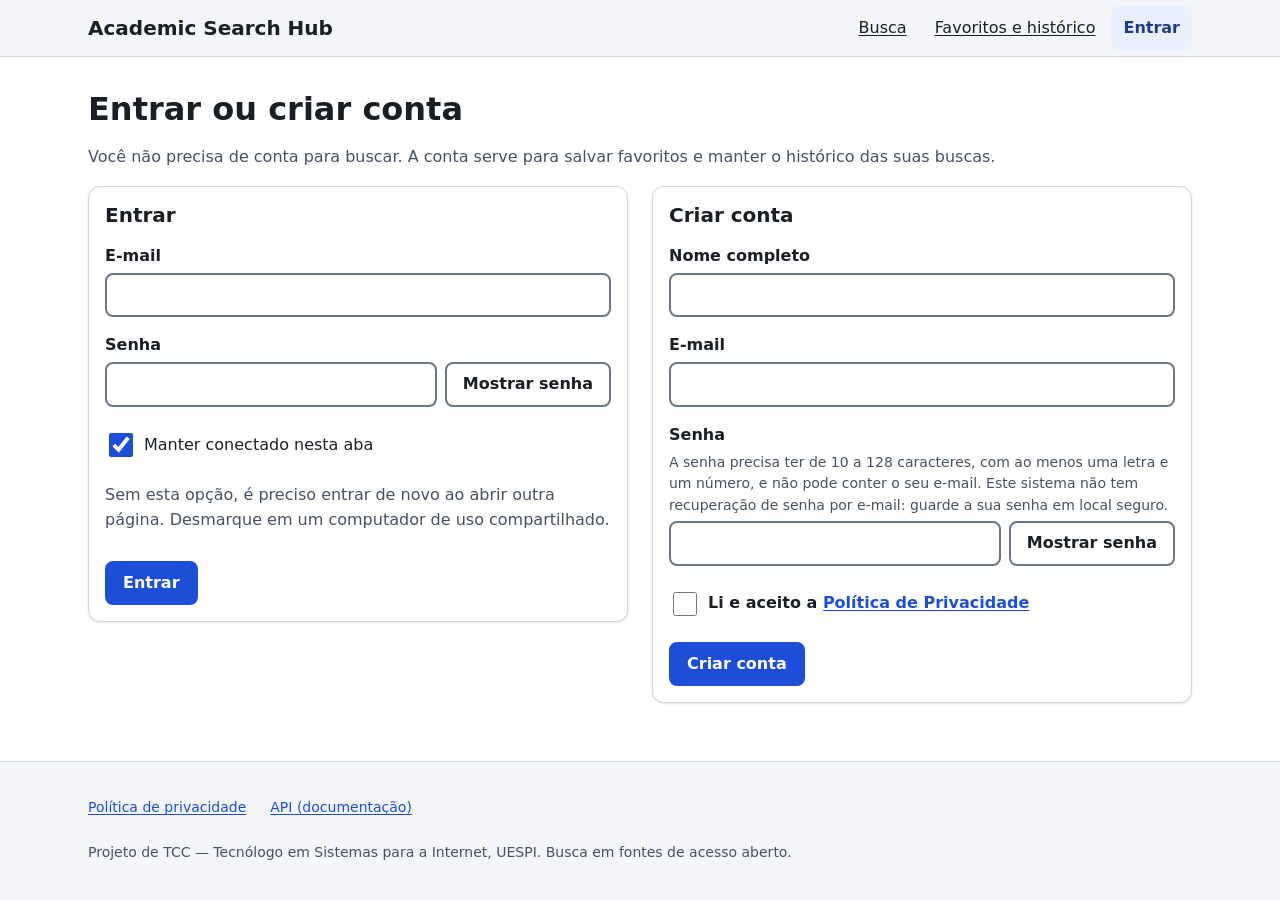
<file: frontend/conta.html>
<!doctype html>
<html lang="pt-BR">
  <head>
    <meta charset="utf-8" />
    <meta name="viewport" content="width=device-width, initial-scale=1" />
    <title>Entrar ou criar conta — Academic Search Hub</title>
    <link rel="stylesheet" href="css/tokens.css" />
    <link rel="stylesheet" href="css/base.css" />
    <link rel="stylesheet" href="css/layout.css" />
    <link rel="stylesheet" href="css/components.css" />
  </head>
  <body data-page="conta">
    <main id="conteudo" class="main">
      <div class="container stack">
        <h1 id="titulo-conta" tabindex="-1">Entrar ou criar conta</h1>
        <p class="muted">
          Você não precisa de conta para buscar. A conta serve para salvar favoritos e manter o
          histórico das suas buscas.
        </p>

        <div id="conta-visitante" class="auth-grid">
          <section class="card" aria-labelledby="titulo-entrar">
            <h2 id="titulo-entrar">Entrar</h2>
            <form id="form-login" class="stack" novalidate>
              <div id="erro-login" class="alert alert-error" role="alert" hidden></div>
              <div class="field">
                <label for="email-login">E-mail</label>
                <input id="email-login" name="email" type="email" autocomplete="email" required />
                <p id="erro-email-login" class="error-text" hidden></p>
              </div>
              <div class="field">
                <label for="senha-login">Senha</label>
                <div class="password-row">
                  <input id="senha-login" name="password" type="password" autocomplete="current-password" required />
                  <button type="button" class="btn toggle-password" aria-pressed="false" data-target="senha-login">Mostrar senha</button>
                </div>
                <p id="erro-senha-login" class="error-text" hidden></p>
              </div>
              <div class="check">
                <input id="manter-conectado" name="keep" type="checkbox" checked aria-describedby="ajuda-manter" />
                <label for="manter-conectado">Manter conectado nesta aba</label>
              </div>
              <p id="ajuda-manter" class="muted">
                Sem esta opção, é preciso entrar de novo ao abrir outra página. Desmarque em um
                computador de uso compartilhado.
              </p>
              <button type="submit" class="btn btn-primary">Entrar</button>
            </form>
          </section>

          <section class="card" aria-labelledby="titulo-cadastro">
            <h2 id="titulo-cadastro">Criar conta</h2>
            <form id="form-cadastro" class="stack" novalidate>
              <div id="erro-cadastro" class="alert alert-error" role="alert" hidden></div>
              <div class="field">
                <label for="nome-cadastro">Nome completo</label>
                <input id="nome-cadastro" name="full_name" type="text" autocomplete="name" maxlength="120" required />
                <p id="erro-nome-cadastro" class="error-text" hidden></p>
              </div>
              <div class="field">
                <label for="email-cadastro">E-mail</label>
                <input id="email-cadastro" name="email" type="email" autocomplete="email" required />
                <p id="erro-email-cadastro" class="error-text" hidden></p>
              </div>
              <div class="field">
                <label for="senha-cadastro">Senha</label>
                <p id="regras-senha" class="hint">
                  A senha precisa ter de 10 a 128 caracteres, com ao menos uma letra e um número, e
                  não pode conter o seu e-mail. Este sistema não tem recuperação de senha por
                  e-mail: guarde a sua senha em local seguro.
                </p>
                <div class="password-row">
                  <input id="senha-cadastro" name="password" type="password" autocomplete="new-password" aria-describedby="regras-senha erro-senha-cadastro" required />
                  <button type="button" class="btn toggle-password" aria-pressed="false" data-target="senha-cadastro">Mostrar senha</button>
                </div>
                <p id="erro-senha-cadastro" class="error-text" hidden></p>
              </div>
              <div class="field">
                <div class="check">
                  <input id="consentimento" name="accept_privacy_policy" type="checkbox" aria-describedby="erro-consentimento" />
                  <label for="consentimento">
                    Li e aceito a
                    <a href="privacidade.html" target="_blank" rel="noopener noreferrer">Política de Privacidade</a>
                  </label>
                </div>
                <p id="erro-consentimento" class="error-text" hidden></p>
              </div>
              <button type="submit" class="btn btn-primary">Criar conta</button>
            </form>
          </section>
        </div>

        <div id="conta-logada" hidden></div>
      </div>
    </main>
    <script type="module" src="js/main.js"></script>
    <script type="module" src="js/conta.js"></script>
  </body>
</html>
</file>
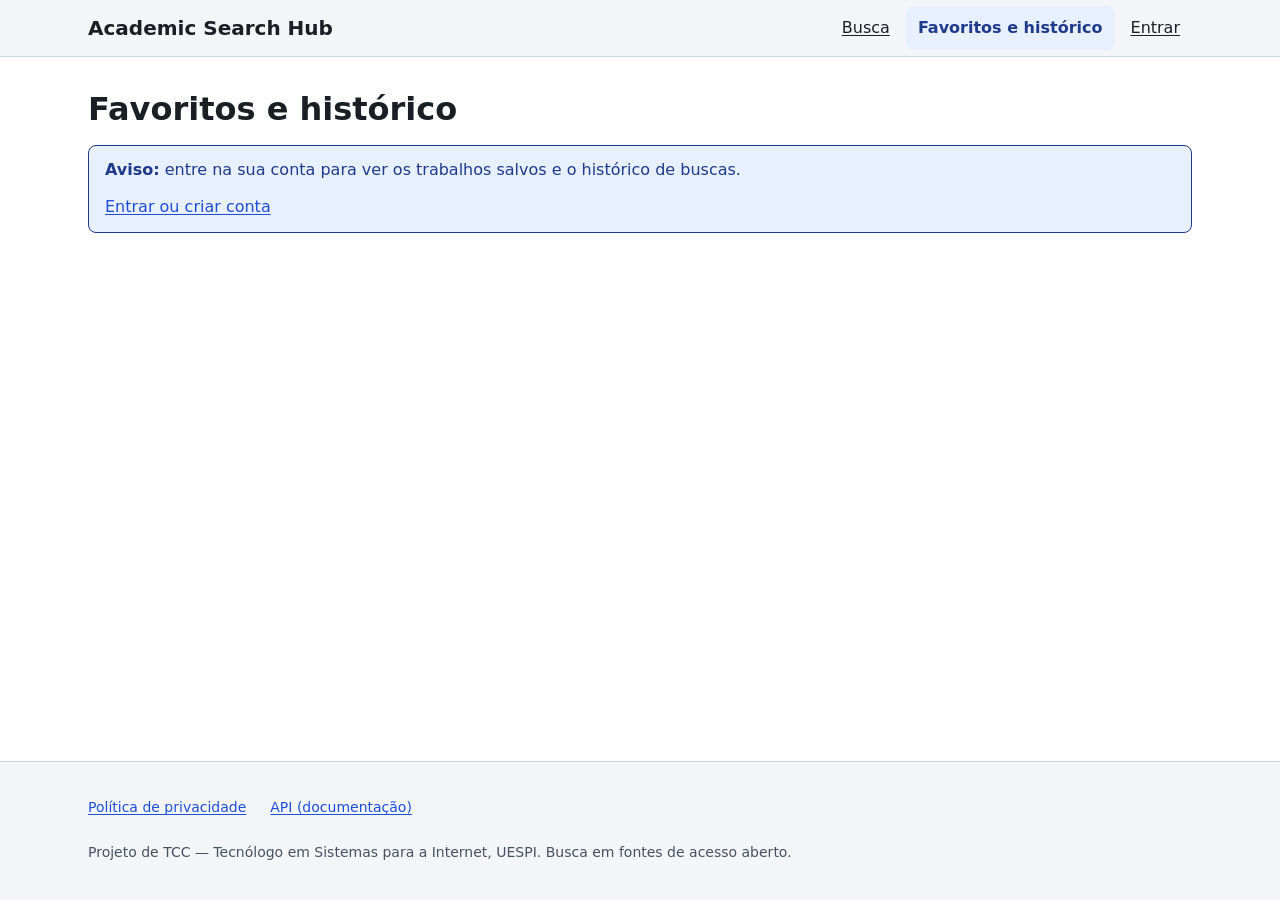
<file: frontend/favoritos.html>
<!doctype html>
<html lang="pt-BR">
  <head>
    <meta charset="utf-8" />
    <meta name="viewport" content="width=device-width, initial-scale=1" />
    <title>Favoritos e histórico — Academic Search Hub</title>
    <link rel="stylesheet" href="css/tokens.css" />
    <link rel="stylesheet" href="css/base.css" />
    <link rel="stylesheet" href="css/layout.css" />
    <link rel="stylesheet" href="css/components.css" />
  </head>
  <body data-page="favoritos">
    <main id="conteudo" class="main">
      <div class="container stack">
        <h1 id="titulo-favoritos" tabindex="-1">Favoritos e histórico</h1>

        <div id="aviso-login" class="alert alert-info" hidden>
          <p>
            <strong>Aviso:</strong> entre na sua conta para ver os trabalhos salvos e o histórico de
            buscas.
          </p>
          <p><a id="link-entrar" href="conta.html">Entrar ou criar conta</a></p>
        </div>

        <div id="area-favoritos" class="stack" hidden>
          <form id="form-busca-favoritos" class="search-row" role="search" aria-label="Buscar nos favoritos">
            <label for="busca-favoritos" class="visually-hidden">Buscar nos favoritos</label>
            <input id="busca-favoritos" type="search" placeholder="Buscar no título ou na anotação" autocomplete="off" />
            <button type="submit" class="btn">Buscar nos favoritos</button>
          </form>

          <div class="export-bar">
            <p id="contagem-favoritos" class="muted" aria-live="polite"></p>
            <div class="cluster">
              <label for="formato-favoritos">Formato</label>
              <select id="formato-favoritos">
                <option value="bibtex">BibTeX</option>
                <option value="ris">RIS</option>
                <option value="json">JSON</option>
                <option value="csv">CSV</option>
              </select>
              <button type="button" id="exportar-favoritos" class="btn" disabled>Exportar todos</button>
            </div>
          </div>

          <div id="lista-favoritos" aria-busy="false"></div>
          <nav id="paginacao-favoritos" class="pagination" aria-label="Paginação dos favoritos" hidden></nav>
        </div>

        <section id="area-historico" class="stack" aria-labelledby="titulo-historico" hidden>
          <h2 id="titulo-historico">Histórico de buscas</h2>
          <p class="muted">Guardamos as 200 buscas mais recentes. Você pode apagar itens ou tudo.</p>
          <div id="lista-historico"></div>
          <nav id="paginacao-historico" class="pagination" aria-label="Paginação do histórico" hidden></nav>
          <p><button type="button" id="limpar-historico" class="btn btn-danger" hidden>Limpar todo o histórico</button></p>
        </section>
      </div>
    </main>
    <script type="module" src="js/main.js"></script>
    <script type="module" src="js/favorites.js"></script>
  </body>
</html>
</file>
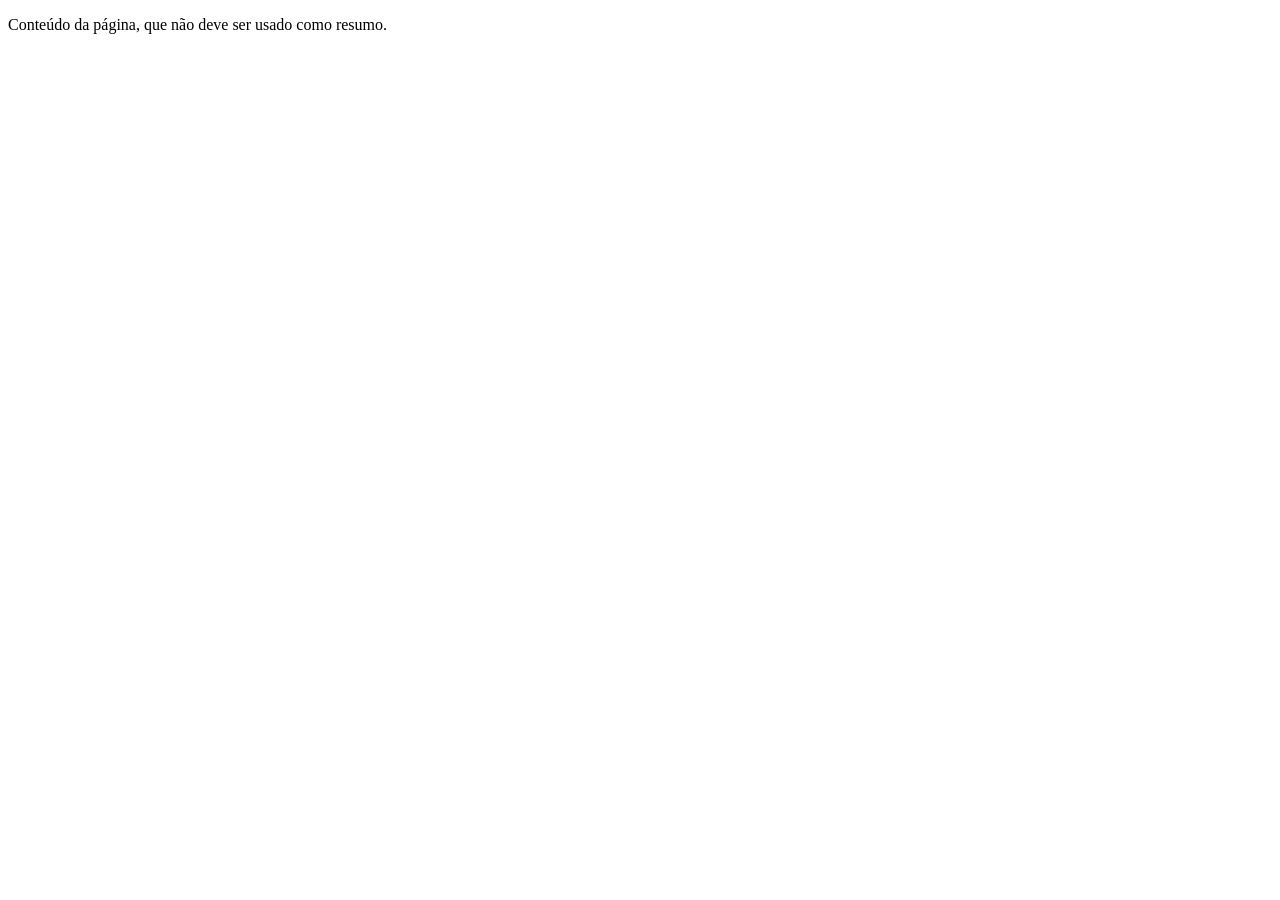
<file: tests/fixtures/html/citation_abstract.html>
<!DOCTYPE html>
<html lang="pt-BR">
<head>
  <meta charset="utf-8">
  <title>Artigo de exemplo</title>
  <meta name="DC.description" content="Descrição Dublin Core que NÃO deve ser usada quando há citation_abstract.">
  <meta name="citation_abstract" content="Este &lt;b&gt;estudo&lt;/b&gt; analisa o uso de tecnologias &amp; seus efeitos.">
</head>
<body><p>Conteúdo da página, que não deve ser usado como resumo.</p></body>
</html>
</file>
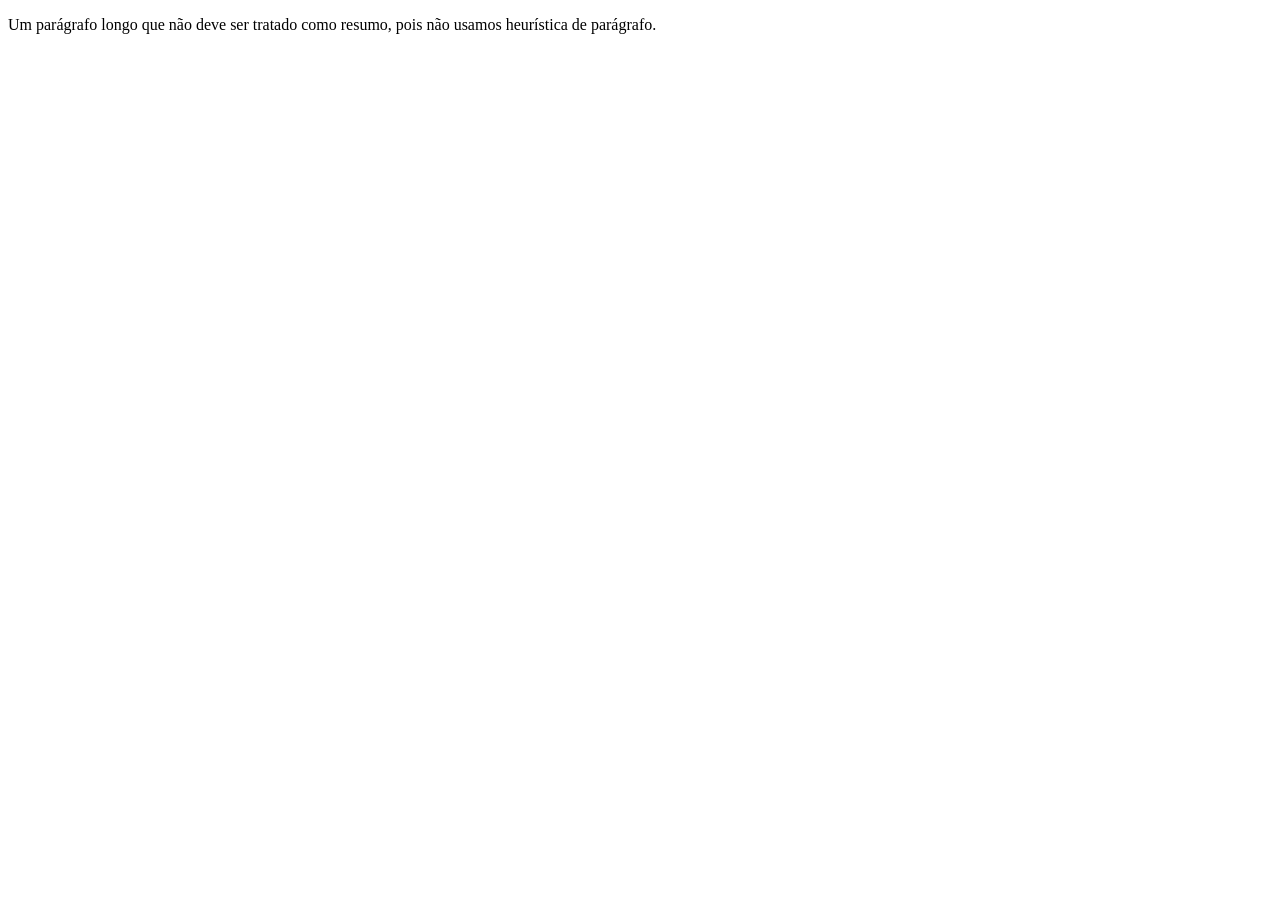
<file: tests/fixtures/html/nothing.html>
<!DOCTYPE html>
<html lang="pt-BR">
<head><meta charset="utf-8"><title>Sem metadados</title></head>
<body><p>Um parágrafo longo que não deve ser tratado como resumo, pois não usamos heurística de parágrafo.</p></body>
</html>
</file>
<file: frontend/css/tokens.css>
/*
 * Tokens de design (cores, espaços, tipografia).
 *
 * Contraste: cada par de cor de texto/fundo e de componente/fundo usado na interface é
 * conferido por `scripts/contrast_check.py` (WCAG 2.1: 4,5:1 para texto comum; 3:1 para texto
 * grande e componentes). A tabela calculada está em docs/ACESSIBILIDADE.md. Ao mudar uma cor
 * daqui, rode o script. Sem tema escuro (fora do escopo).
 */
:root {
  /* Cores */
  --color-bg: #ffffff;
  --color-surface: #f3f5f8;
  --color-text: #1a1f26;
  --color-text-muted: #475161;
  --color-primary: #1d4ed8;
  --color-primary-hover: #1e3a8a;
  --color-on-primary: #ffffff;
  --color-border: #cfd5de;
  --color-border-strong: #6b7685;
  --color-focus: #b45309;
  --color-danger: #b42318;
  --color-danger-bg: #fef3f2;
  --color-success: #067647;
  --color-success-bg: #ecfdf3;
  --color-warning-text: #7a4b00;
  --color-warning-bg: #fff4d6;
  --color-info-text: #1e3a8a;
  --color-info-bg: #e8efff;
  --color-badge-text: #1e3a8a;
  --color-badge-bg: #e8efff;

  /* Espaçamento (rem, para acompanhar o zoom do texto) */
  --space-1: 0.25rem;
  --space-2: 0.5rem;
  --space-3: 0.75rem;
  --space-4: 1rem;
  --space-5: 1.5rem;
  --space-6: 2rem;
  --space-7: 3rem;

  /* Tipografia */
  --font-sans: system-ui, -apple-system, "Segoe UI", Roboto, "Helvetica Neue", Arial, sans-serif;
  --font-size-sm: 0.875rem;
  --font-size-md: 1rem;
  --font-size-lg: 1.25rem;
  --font-size-xl: 1.625rem;
  --font-size-2xl: 2rem;
  --line-height: 1.55;

  /* Forma */
  --radius-sm: 0.25rem;
  --radius-md: 0.5rem;
  --radius-lg: 0.75rem;
  --shadow-sm: 0 1px 2px rgb(16 24 40 / 12%);
  --shadow-md: 0 4px 12px rgb(16 24 40 / 14%);

  /* Interação: alvos de toque de pelo menos 44x44 px (boa prática; WCAG 2.5.5 é nível AAA) */
  --touch-min: 2.75rem;
  --focus-width: 3px;
  --focus-offset: 2px;

  /* Largura máxima do conteúdo */
  --container-max: 72rem;
}
</file>
<file: frontend/css/base.css>
/* Base: reset leve, tipografia, foco visível e utilitários de acessibilidade. */
*,
*::before,
*::after {
  box-sizing: border-box;
}

html {
  font-size: 100%; /* respeita a preferência de tamanho de texto do usuário */
  -webkit-text-size-adjust: 100%;
  text-size-adjust: 100%;
}

body {
  display: flex;
  flex-direction: column;
  margin: 0;
  min-height: 100vh;
  font-family: var(--font-sans);
  font-size: var(--font-size-md);
  line-height: var(--line-height);
  color: var(--color-text);
  background: var(--color-bg);
  overflow-wrap: anywhere; /* títulos e URLs longos não geram rolagem horizontal */
}

h1,
h2,
h3,
h4 {
  line-height: 1.25;
  margin: 0 0 var(--space-3);
}

h1 {
  font-size: var(--font-size-xl);
}

h2 {
  font-size: var(--font-size-lg);
}

h3 {
  font-size: var(--font-size-md);
}

p {
  margin: 0 0 var(--space-3);
}

ul,
ol {
  margin: 0 0 var(--space-3);
  padding-left: var(--space-5);
}

/* Links sempre sublinhados: a cor sozinha não pode ser o único sinal (WCAG 1.4.1). */
a {
  color: var(--color-primary);
  text-decoration: underline;
  text-underline-offset: 0.15em;
}

a:hover {
  color: var(--color-primary-hover);
}

img,
svg {
  max-width: 100%;
  height: auto;
}

/* Foco visível em todos os elementos interativos. */
:focus-visible {
  outline: var(--focus-width) solid var(--color-focus);
  outline-offset: var(--focus-offset);
}

[tabindex="-1"]:focus {
  outline: none; /* destinos de foco programático (títulos) não precisam de anel */
}

/* O atributo hidden precisa vencer regras de display dos componentes. */
[hidden] {
  display: none !important;
}

.visually-hidden {
  position: absolute;
  width: 1px;
  height: 1px;
  margin: -1px;
  padding: 0;
  overflow: hidden;
  clip-path: inset(50%);
  white-space: nowrap;
  border: 0;
}

.skip-link {
  position: absolute;
  top: var(--space-2);
  left: var(--space-2);
  z-index: 100;
  padding: var(--space-2) var(--space-4);
  color: var(--color-on-primary);
  background: var(--color-primary);
  border-radius: var(--radius-md);
  transform: translateY(-200%);
}

.skip-link:focus {
  transform: none;
}

@media (prefers-reduced-motion: reduce) {
  *,
  *::before,
  *::after {
    animation-duration: 0.01ms !important;
    animation-iteration-count: 1 !important;
    transition-duration: 0.01ms !important;
    scroll-behavior: auto !important;
  }
}
</file>
<file: frontend/css/layout.css>
/* Layout: móvel primeiro; ajustes em ~600 px (37,5rem) e ~960 px (60rem). */
.container {
  width: 100%;
  max-width: var(--container-max);
  margin-inline: auto;
  padding-inline: var(--space-4);
}

.site-header {
  background: var(--color-surface);
  border-bottom: 1px solid var(--color-border);
}

.site-header .container {
  display: flex;
  flex-wrap: wrap;
  align-items: center;
  justify-content: space-between;
  gap: var(--space-2);
  min-height: 3.5rem;
}

.brand {
  display: inline-flex;
  align-items: center;
  min-height: var(--touch-min);
  font-weight: 700;
  font-size: var(--font-size-md);
  color: var(--color-text);
  text-decoration: none;
}

.nav-toggle {
  min-width: var(--touch-min);
}

.site-nav {
  display: none;
  width: 100%;
}

.site-nav[data-open="true"] {
  display: block;
}

.site-nav ul {
  display: flex;
  flex-direction: column;
  gap: var(--space-1);
  margin: 0;
  padding: 0;
  list-style: none;
}

.site-nav a,
.site-nav button.nav-link {
  display: flex;
  align-items: center;
  min-height: var(--touch-min);
  padding: var(--space-1) var(--space-3);
  font: inherit;
  color: var(--color-text);
  background: none;
  border: 0;
  border-radius: var(--radius-md);
  text-decoration: underline;
  cursor: pointer;
}

.site-nav a[aria-current="page"] {
  font-weight: 700;
  background: var(--color-info-bg);
  color: var(--color-info-text);
}

.main {
  flex: 1;
  padding-block: var(--space-5);
}

.site-footer {
  padding-block: var(--space-5);
  color: var(--color-text-muted);
  background: var(--color-surface);
  border-top: 1px solid var(--color-border);
  font-size: var(--font-size-sm);
}

.site-footer ul {
  display: flex;
  flex-wrap: wrap;
  gap: var(--space-2) var(--space-5);
  margin: 0 0 var(--space-3);
  padding: 0;
  list-style: none;
}

.site-footer a {
  display: inline-flex;
  align-items: center;
  min-height: var(--touch-min);
}

.stack > * + * {
  margin-top: var(--space-4);
}

.cluster {
  display: flex;
  flex-wrap: wrap;
  align-items: center;
  gap: var(--space-2);
}

@media (min-width: 37.5rem) {
  .container {
    padding-inline: var(--space-5);
  }

  /* .btn.nav-toggle: precisa vencer o display do .btn, carregado depois deste arquivo */
  .btn.nav-toggle {
    display: none;
  }

  .brand {
    font-size: var(--font-size-lg);
  }

  .site-nav {
    display: block;
    width: auto;
  }

  .site-nav ul {
    flex-direction: row;
    align-items: center;
  }

  .site-nav a[aria-current="page"] {
    text-decoration: none;
  }
}

@media (min-width: 60rem) {
  h1 {
    font-size: var(--font-size-2xl);
  }

  .main {
    padding-block: var(--space-6);
  }
}
</file>
<file: frontend/css/components.css>
/* Componentes: botões, campos, cartões, avisos, selos e carregamento. */

/* Botões */
.btn {
  display: inline-flex;
  align-items: center;
  justify-content: center;
  gap: var(--space-2);
  min-height: var(--touch-min);
  min-width: var(--touch-min);
  padding: var(--space-2) var(--space-4);
  font: inherit;
  font-weight: 600;
  color: var(--color-text);
  background: var(--color-bg);
  border: 2px solid var(--color-border-strong);
  border-radius: var(--radius-md);
  text-decoration: none;
  cursor: pointer;
}

.btn:hover {
  background: var(--color-surface);
}

.btn-primary {
  color: var(--color-on-primary);
  background: var(--color-primary);
  border-color: var(--color-primary);
}

.btn-primary:hover {
  color: var(--color-on-primary);
  background: var(--color-primary-hover);
  border-color: var(--color-primary-hover);
}

.btn-danger {
  color: var(--color-danger);
  border-color: var(--color-danger);
}

.btn-link {
  min-height: var(--touch-min);
  padding-inline: var(--space-2);
  font: inherit;
  color: var(--color-primary);
  background: none;
  border: 0;
  text-decoration: underline;
  cursor: pointer;
}

.btn[disabled],
.btn[aria-disabled="true"] {
  color: var(--color-text-muted);
  background: var(--color-surface);
  border-style: dashed;
  cursor: not-allowed;
}

/* Campos de formulário */
.field {
  display: flex;
  flex-direction: column;
  gap: var(--space-1);
}

.field label,
.field legend {
  font-weight: 600;
}

.field .hint {
  margin: 0;
  font-size: var(--font-size-sm);
  color: var(--color-text-muted);
}

.field .error-text {
  margin: 0;
  font-size: var(--font-size-sm);
  color: var(--color-danger);
  font-weight: 600;
}

input[type="text"],
input[type="search"],
input[type="email"],
input[type="password"],
input[type="number"],
select,
textarea {
  width: 100%;
  min-height: var(--touch-min);
  padding: var(--space-2) var(--space-3);
  font: inherit;
  color: var(--color-text);
  background: var(--color-bg);
  border: 2px solid var(--color-border-strong);
  border-radius: var(--radius-md);
}

input[aria-invalid="true"],
textarea[aria-invalid="true"] {
  border-color: var(--color-danger);
}

input[type="checkbox"],
input[type="radio"] {
  width: 1.5rem;
  height: 1.5rem;
  flex: none;
  accent-color: var(--color-primary);
}

.check {
  display: flex;
  align-items: center;
  gap: var(--space-2);
  min-height: var(--touch-min);
}

fieldset {
  min-width: 0;
  margin: 0;
  padding: 0;
  border: 0;
}

/* Cartões */
.card {
  padding: var(--space-4);
  background: var(--color-bg);
  border: 1px solid var(--color-border);
  border-radius: var(--radius-lg);
  box-shadow: var(--shadow-sm);
}

/* Avisos: o texto de rótulo ("Erro:", "Aviso:") garante que a cor não é o único sinal. */
.alert {
  padding: var(--space-3) var(--space-4);
  border: 1px solid currentcolor;
  border-radius: var(--radius-md);
}

.alert-error {
  color: var(--color-danger);
  background: var(--color-danger-bg);
}

.alert-success {
  color: var(--color-success);
  background: var(--color-success-bg);
}

.alert-warning {
  color: var(--color-warning-text);
  background: var(--color-warning-bg);
}

.alert-info {
  color: var(--color-info-text);
  background: var(--color-info-bg);
}

.alert > :last-child {
  margin-bottom: 0;
}

/* Selos (fonte, tipo): sempre com texto, nunca só cor */
.badge {
  display: inline-block;
  padding: 0.125rem var(--space-2);
  font-size: var(--font-size-sm);
  font-weight: 600;
  color: var(--color-badge-text);
  background: var(--color-badge-bg);
  border: 1px solid currentcolor;
  border-radius: 999px;
}

.muted {
  color: var(--color-text-muted);
}

/* Carregamento (esqueleto) */
.skeleton {
  display: block;
  height: 1rem;
  margin-bottom: var(--space-2);
  background: linear-gradient(90deg, var(--color-surface), var(--color-border), var(--color-surface));
  background-size: 200% 100%;
  border-radius: var(--radius-sm);
  animation: skeleton-pulse 1.4s ease-in-out infinite;
}

@keyframes skeleton-pulse {
  from {
    background-position: 200% 0;
  }

  to {
    background-position: -200% 0;
  }
}

/* Busca e resultados */
.search-row {
  display: flex;
  flex-wrap: wrap;
  gap: var(--space-2);
}

.search-row input {
  flex: 1 1 14rem;
  min-width: 0;
}

.results-list {
  display: grid;
  gap: var(--space-4);
  margin: 0;
  padding: 0;
  list-style: none;
}

.result {
  display: grid;
  gap: var(--space-2);
}

.result > * {
  margin: 0;
}

.result-title {
  font-size: var(--font-size-md);
}

.result-authors {
  font-weight: 600;
}

.result-abstract {
  max-width: 70ch;
}

.badges {
  display: flex;
  flex-wrap: wrap;
  gap: var(--space-2);
  margin: 0;
  padding: 0;
  list-style: none;
}

.result-actions {
  gap: var(--space-3);
}

.result-skeleton {
  padding: var(--space-4);
}

.pagination {
  display: flex;
  flex-wrap: wrap;
  align-items: center;
  justify-content: center;
  gap: var(--space-3);
  margin-top: var(--space-5);
}

.pagination-page {
  min-width: 6rem;
  text-align: center;
  font-weight: 600;
}

.sources-note {
  margin-top: var(--space-5);
  font-size: var(--font-size-sm);
}

.sources-title {
  font-size: var(--font-size-md);
}

#avisos-busca:not(:empty) {
  margin-bottom: var(--space-4);
}

/* Filtros */
.filters {
  display: grid;
  gap: var(--space-3);
  justify-items: start;
  margin-top: var(--space-3);
}

.filters-panel {
  display: grid;
  gap: var(--space-4);
  width: 100%;
}

.year-row {
  display: flex;
  flex-wrap: wrap;
  gap: var(--space-3);
}

.year-row .field {
  flex: 1 1 8rem;
}

.active-filters {
  display: flex;
  flex-wrap: wrap;
  gap: var(--space-2);
  margin: 0;
  padding: 0;
  list-style: none;
}

.chip {
  min-height: var(--touch-min);
  padding: var(--space-1) var(--space-3);
  font: inherit;
  font-size: var(--font-size-sm);
  font-weight: 600;
  color: var(--color-info-text);
  background: var(--color-info-bg);
  border: 1px solid currentcolor;
  border-radius: 999px;
  cursor: pointer;
}

.check .hint {
  margin: 0;
  font-size: var(--font-size-sm);
  color: var(--color-text-muted);
}

legend {
  padding: 0;
}

/* Conta */
.auth-grid {
  display: grid;
  gap: var(--space-5);
}

@media (min-width: 60rem) {
  .auth-grid {
    grid-template-columns: 1fr 1fr;
    align-items: start;
  }
}

.password-row {
  display: flex;
  flex-wrap: wrap;
  gap: var(--space-2);
}

.password-row input {
  flex: 1 1 12rem;
  min-width: 0;
}

/* Texto longo (política de privacidade) */
.prose {
  max-width: 48rem;
}

.prose h2 {
  margin-top: var(--space-5);
}

/* Exportação e diálogos */
.export-bar {
  display: grid;
  gap: var(--space-2);
  margin-bottom: var(--space-4);
  padding: var(--space-3) var(--space-4);
  background: var(--color-surface);
  border-radius: var(--radius-md);
}

.export-bar p {
  margin: 0;
}

.export-bar select {
  width: auto;
  min-width: 8rem;
}

.dialog {
  width: min(32rem, calc(100vw - 2rem));
  padding: var(--space-5);
  color: var(--color-text);
  background: var(--color-bg);
  border: 2px solid var(--color-border-strong);
  border-radius: var(--radius-lg);
  box-shadow: var(--shadow-md);
}

.dialog::backdrop {
  background: rgb(16 24 40 / 55%);
}

.dialog-actions {
  margin-top: var(--space-4);
}

/* Favoritos e histórico */
.note-editor textarea {
  resize: vertical;
}

.history-item {
  display: grid;
  gap: var(--space-2);
}

.history-item > p {
  margin: 0;
}

.data-list {
  display: grid;
  grid-template-columns: max-content 1fr;
  gap: var(--space-2) var(--space-4);
  margin: 0;
}

.data-list dt {
  font-weight: 600;
}

.data-list dd {
  margin: 0;
}

@media (max-width: 37.4375rem) {
  .data-list {
    grid-template-columns: 1fr;
    gap: 0;
  }

  .data-list dd {
    margin-bottom: var(--space-2);
  }
}
</file>
